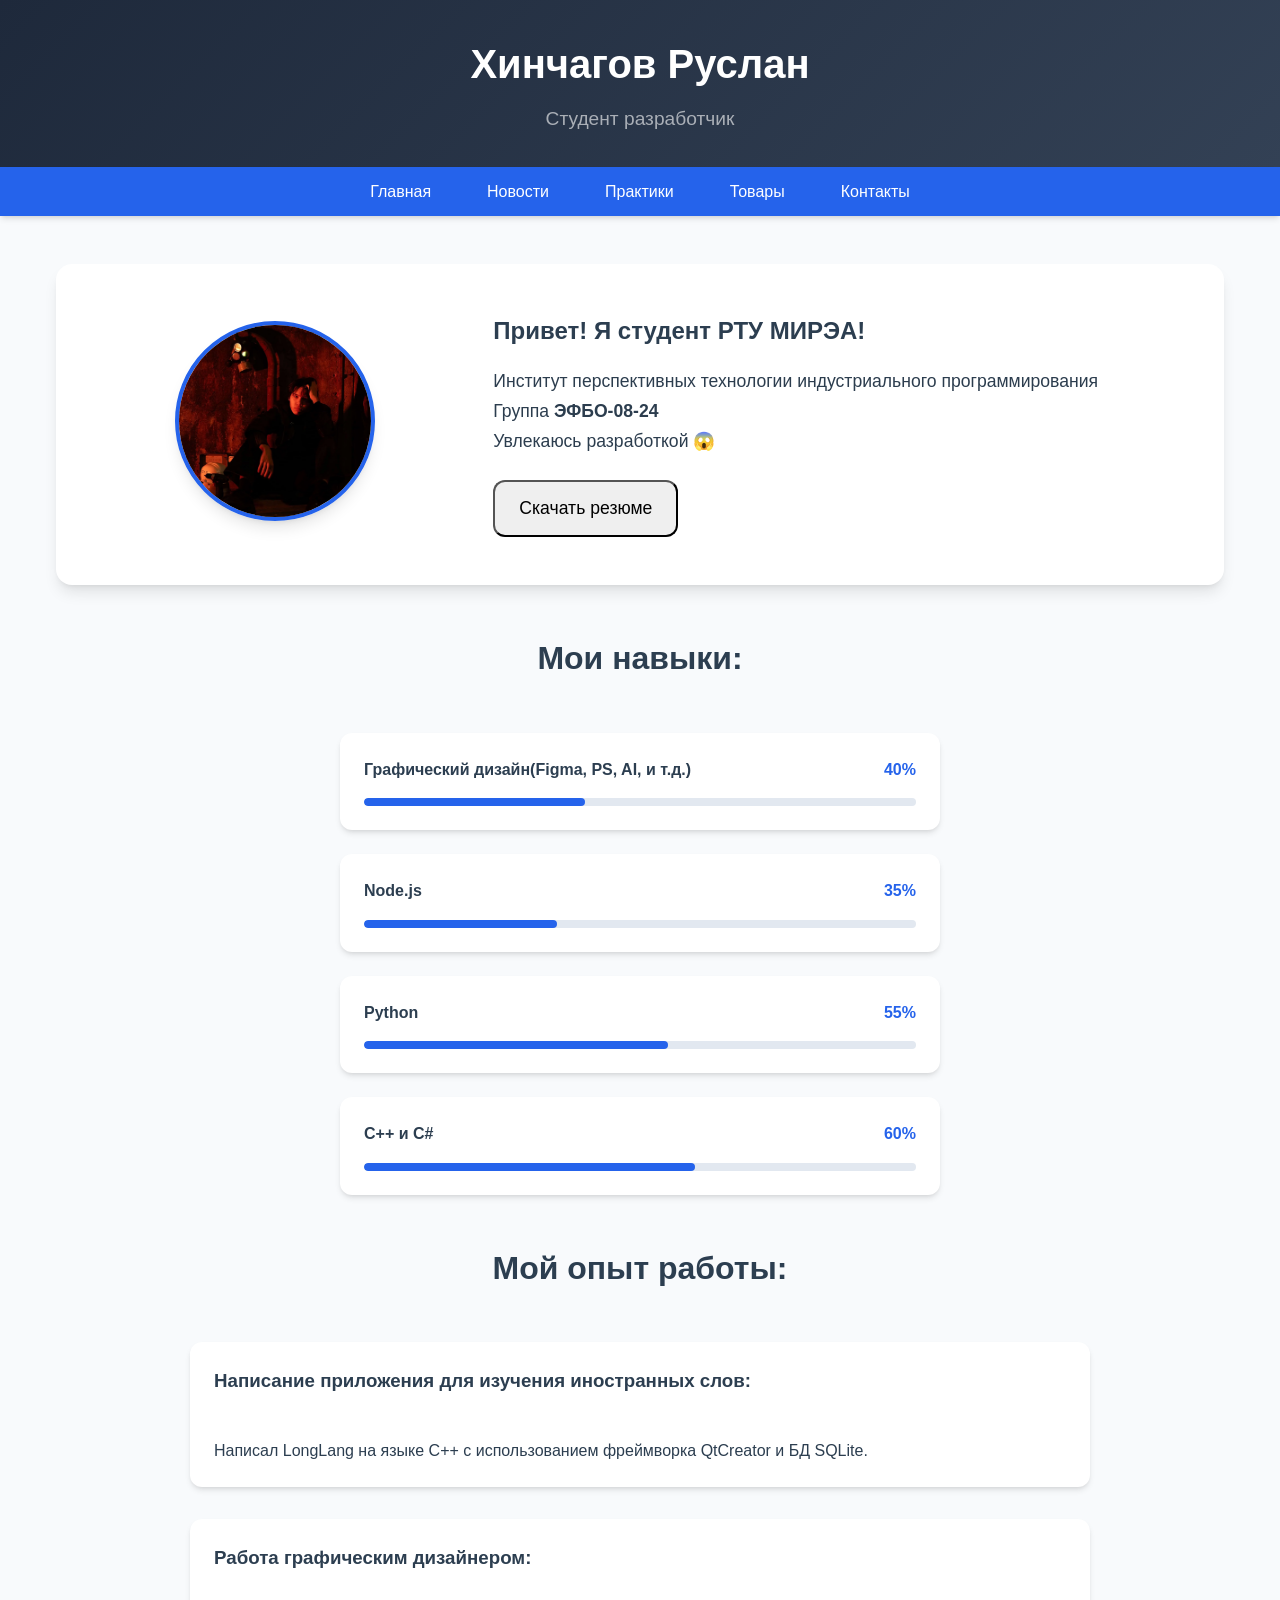
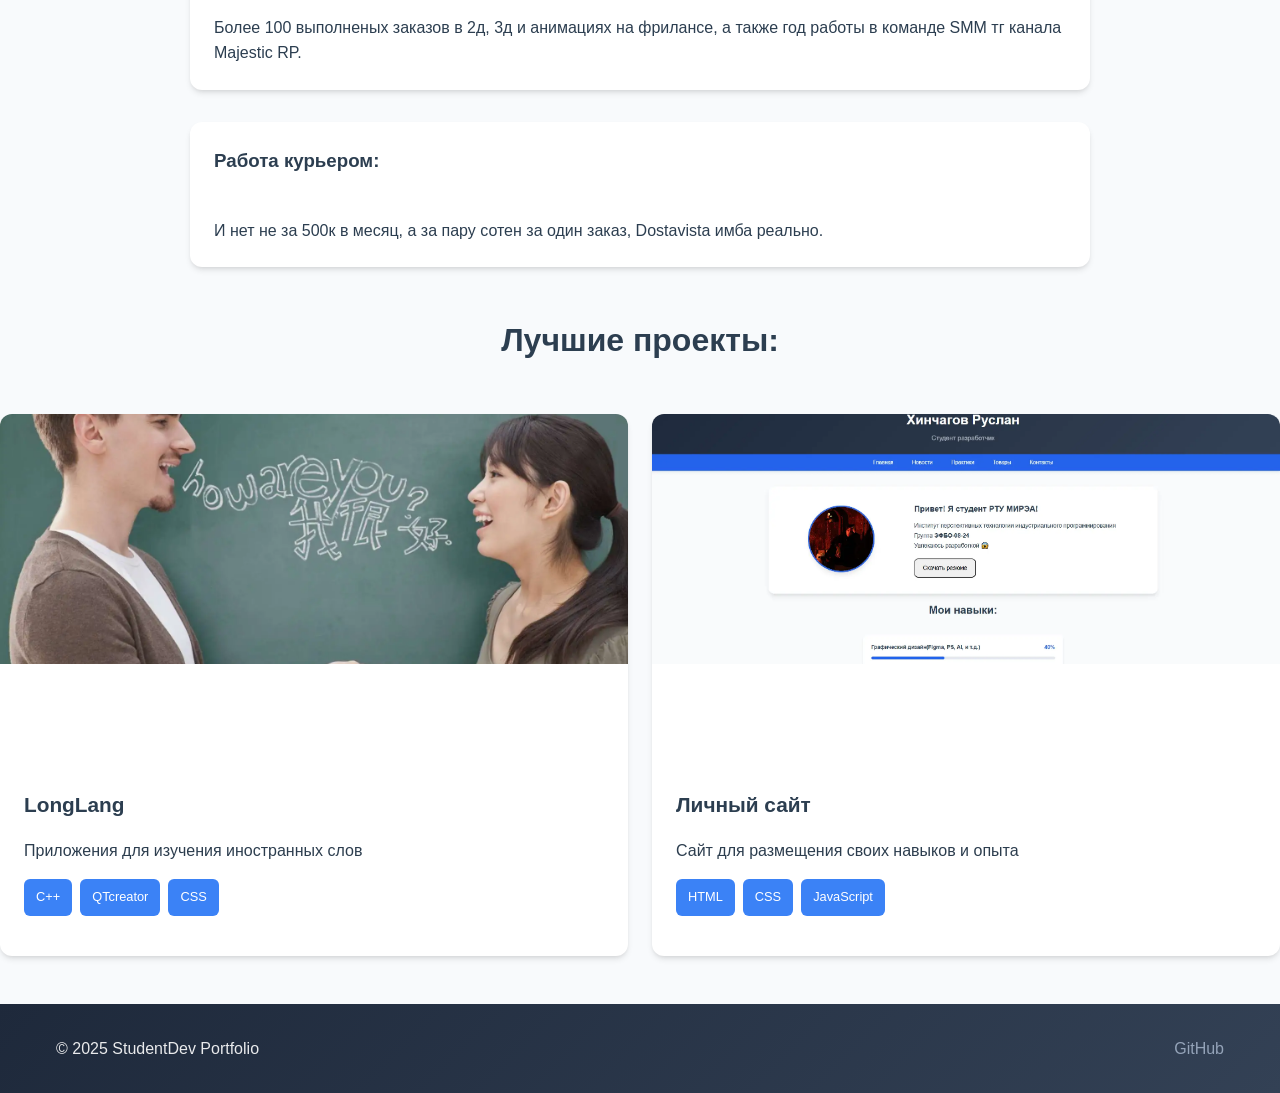
<file: index.html>
<!DOCTYPE html>
<html lang="en">
<head>
    <meta charset="UTF-8">
    <meta name="viewport" content="width=device-width, initial-scale=1.0">
    <title>About me</title>
    <link rel="stylesheet" href="style/styles.css">
</head>
    <body>

        <div class="page">

            <header class="header">
                <div class="container">
                    <div class="header__content">
                        <h1 class="header__title">Хинчагов Руслан</h1>
                        <p class="header__subtitle">Студент разработчик</p>
                    </div>
                </div>
            </header>

            <nav class="nav" aria-label="Основная навигация">
                <div class="container">
                    <ul class="nav__list">
                        <li class="nav__item">
                            <a class="nav__link" href="index.html" aria-current="page">Главная</a>
                        </li>
                        <li class="nav__item">
                            <a class="nav__link" href="pages/news.html">Новости</a>
                        </li>
                        <li class="nav__item">
                            <a class="nav__link" href="pages/practices.html">Практики</a>
                        </li>
                        <li class="nav__item">
                            <a class="nav__link" href="pages/goods.html">Товары</a>
                        </li>
                        <li class="nav__item">  
                            <a class="nav__link" href="pages/contacts.html">Контакты</a>
                        </li>
                    </ul>
                </div>
            </nav>

            <main class="main">
                
                <div class="container">
                    <section class="hero">
                        <div class="hero__content">
                            <div class="hero__image">
                                <picture>
                                    <source srcset="../images/photo.webp" type="image/webp">
                                    <source srcset="../images/photo.jpg" type="image/jpeg">
                                    <img src="../images/photo.jpg" alt="Фото студента" loading='lazy' class="hero__photo responsive-image">
                                </picture>
                            </div>
                            <div class="hero__info">
                                <h2 class="hero__greeting">Привет! Я студент РТУ МИРЭА!</h2>
                                <p class="hero__description">
                                    Институт перспективных технологии индустриального программирования<br>
                                    Группа <strong>ЭФБО-08-24</strong><br>
                                    Увлекаюсь разработкой &#128561;
                                </p>
                                <button class="button button--primary hero__button">
                                    Скачать резюме
                                </button>
                            </div>
                        </div>
                    </section>
                </div>

                <section class="skills">
                    <h2 class="section__title">Мои навыки:</h2>
                    <div class="skills__grid">
                        <div class="skill">
                            <div class="skill__header">
                                <span class="skill__name">Графический дизайн(Figma, PS, AI, и т.д.)</span>
                                <span class="skill__percent">40%</span>
                            </div>
                            <div class="skill__progress">
                                <div class="skill__progress-bar" style="width: 40%"></div>
                            </div>
                        </div>
                        <div class="skill">
                            <div class="skill__header">
                                <span class="skill__name">Node.js</span>
                                <span class="skill__percent">35%</span>
                            </div>
                            <div class="skill__progress">
                                <div class="skill__progress-bar" style="width: 35%"></div>
                            </div>
                        </div>
                        <div class="skill">
                            <div class="skill__header">
                                <span class="skill__name">Python</span>
                                <span class="skill__percent">55%</span>
                            </div>
                            <div class="skill__progress">
                                <div class="skill__progress-bar" style="width: 55%"></div>
                            </div>
                        </div>
                        <div class="skill">
                            <div class="skill__header">
                                <span class="skill__name">C++ и C#</span>
                                <span class="skill__percent">60%</span>
                            </div>
                            <div class="skill__progress">
                                <div class="skill__progress-bar" style="width: 60%"></div>
                            </div>
                        </div>
                    </div>
                </section>
                
                <section class="experience">
                    <h2 class="section__title">Мой опыт работы:</h2>
                    <div class="experience__grid">
                        <article class="experience-card">
                            <h3 class="experience-card__title">Написание приложения для изучения иностранных слов:</h3><br>
                            <p class="experience experience__desc">Написал LongLang на языке C++ с использованием фреймворка QtCreator и БД SQLite.</p>
                        </article>

                        <article class="experience-card">
                            <h3 class="experience-card__title">Работа графическим дизайнером:</h3><br>
                            <p class="experience experience__desc">Более 100 выполненых заказов в 2д, 3д и анимациях на фрилансе, а также год работы в команде SMM тг канала Majestic RP.</p>
                        </article>
                        
                        <article class="experience-card">
                            <h3 class="experience-card__title">Работа курьером:</h3><br>
                            <p class="experience experience__desc">И нет не за 500к в месяц, а за пару сотен за один заказ, Dostavista имба реально.</p>
                        </article>
                    </div>
                </section>


                <section class="project-preview">
                    <h2 class="section__title">Лучшие проекты: </h2>
                        <div class="projects-preview__grid">
                            <article class="project-card">
                                <div class="project-card__image">
                                    <picture>
                                        <source srcset="../images/pic1_projects.webp" type="image/webp">
                                        <source srcset="../images/pic1_projects.jpg" type="image/jpeg">
                                        <img src="../images/pic1_projects.jpg" alt="Тематичное фото" loading='lazy'>
                                    </picture>
                                </div>
                                <div class="project-card__content">
                                    <h3 class="project-card__title">LongLang</h3>
                                    <p class="project-card__description">
                                        Приложения для изучения иностранных слов
                                    </p>
                                    <div class="project-card__tags">
                                        <span class="tag">C++</span>
                                        <span class="tag">QTcreator</span>
                                        <span class="tag">CSS</span>
                                    </div>
                                </div>
                            </article>
                            <article class="project-card">
                                <div class="project-card__image">
                                    <picture>
                                        <source srcset="../images/pic2_projects.webp" type="image/webp">
                                        <source srcset="../images/pic2_projects.jpg" type="image/jpeg">
                                        <img src="../images/pic2_projects.jpg" alt="Тематичное фото" loading='lazy'>
                                    </picture>
                                </div>
                                <div class="project-card__content">
                                    <h3 class="project-card__title">Личный сайт</h3>
                                    <p class="project-card__description">
                                        Сайт для размещения своих навыков и опыта
                                    </p>
                                    <div class="project-card__tags">
                                        <span class="tag">HTML</span>
                                        <span class="tag">CSS</span>
                                        <span class="tag">JavaScript</span>
                                    </div>
                                </div>
                            </article>
                        </div>
                </section>


            </main>

            <footer class="footer">
                <div class="container">
                    <div class="footer__content">
                        <p class="footer__copyright">&copy; 2025 StudentDev Portfolio</p>
                        <div class="footer__links">
                            <a href="https://github.com/reborn-type" class="footer__link">GitHub</a>
                        </div>
                    </div>
                </div>
            </footer>
        </div>
    </body>
</html>
</file>
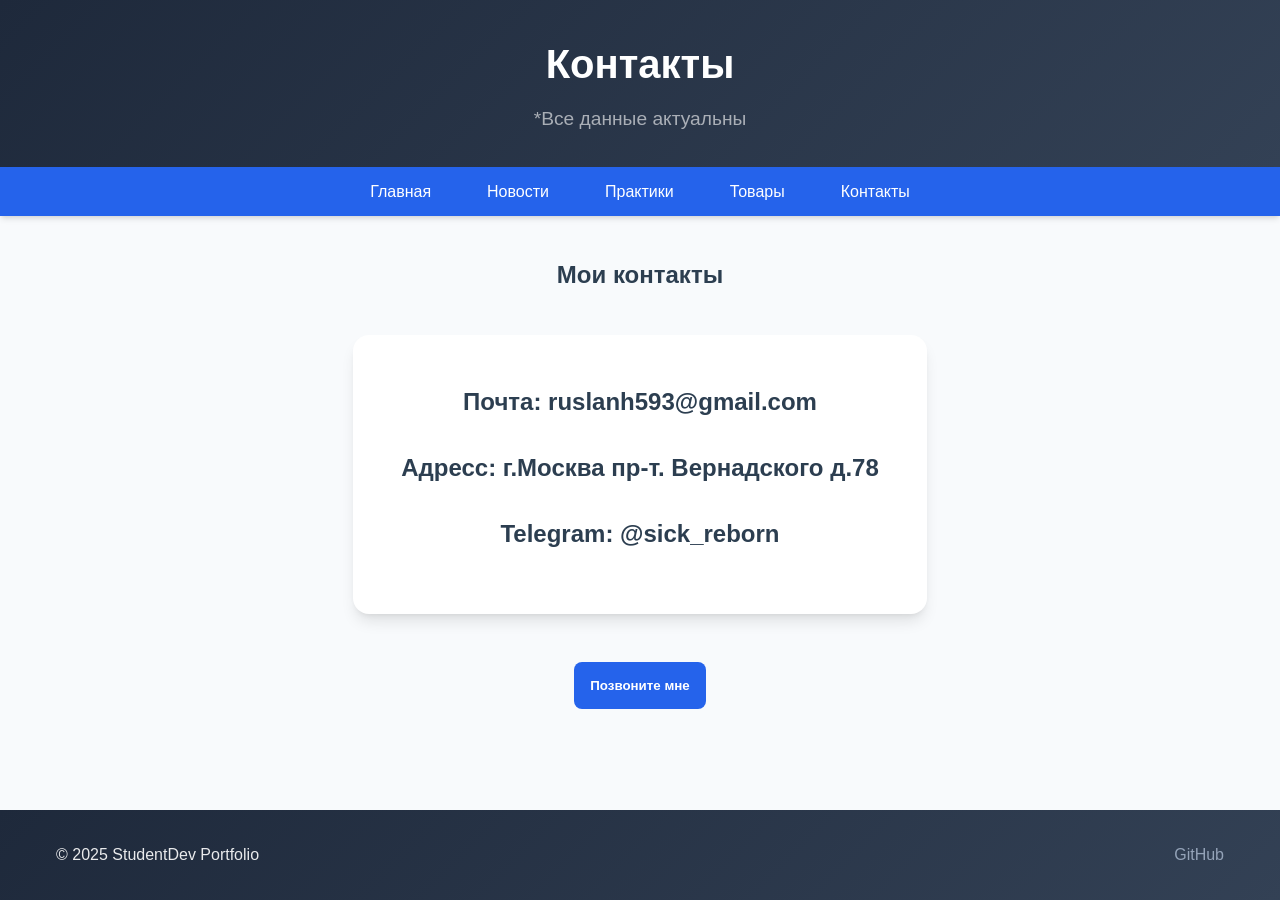
<file: pages/contacts.html>
<!DOCTYPE html>
<html lang="ru">
<head>
    <meta charset="UTF-8">
    <meta name="viewport" content="width=device-width, initial-scale=1.0">
    <title>Contacts</title>
    <link rel="stylesheet" href="../style/styles.css">
</head>
<body>
    <main class="page">
        <header class="header">
                <div class="container">
                    <div class="header__content">
                        <h1 class="header__title">Контакты</h1>
                        <p class="header__subtitle">*Все данные актуальны</p>
                    </div>
                </div>
            </header>
        <nav class="nav" aria-label="Основная навигация">
            <div class="container">
                <ul class="nav__list">
                    <li class="nav__item">
                        <a class="nav__link" href="../index.html" aria-current="page">Главная</a>
                    </li>
                    <li class="nav__item">
                        <a class="nav__link" href="news.html">Новости</a>
                    </li>
                    <li class="nav__item">
                        <a class="nav__link" href="practices.html">Практики</a>
                    </li>
                    <li class="nav__item">
                        <a class="nav__link" href="goods.html">Товары</a>
                    </li>
                    <li class="nav__item">
                        <a class="nav__link" href="contacts.html">Контакты</a>
                    </li>
                </ul>
            </div>
        </nav>

        <section class="contacts">
            <h1 class="contacts__header" aria-describedby="contacts-header">Мои контакты</h1>
            <p id="contacts-header" class="sr-only">Мои контакты</p>
            <div class="contacts__list">
                <article class="contact__item">
                    <p class="contact-item__title" aria-describedby="contats-item-1" aria-hidden="true">Почта: ruslanh593@gmail.com</p>
                    <p id="contacts-item-1" class="sr-only" tabindex="-1">Почта: ruslanh593@gmail.com</p>
                </article>
                <article class="contact__item">
                    <p class="contact-item__title" aria-describedby="contats-item-2" aria-hidden="true">Адресс: г.Москва пр-т. Вернадского д.78</p>
                    <p id="contacts-item-2" class="sr-only" tabindex="-1">Адресс: г.Москва пр-т. Вернадского д.78</p>
                </article>
                <article class="contact__item">
                    <p class="contact-item__title" aria-hidden="true" aria-describedby="contats-item-3">Telegram: @sick_reborn</p>
                    <p id="contacts-item-3" class="sr-only" tabindex="-1">Telegram: @sick_reborn</p>
                </article>
            </div>
            <button type="submit" onclick="contactModal.showModal()" class="call-me-button">Позвоните мне</button>
        </section>
        
        <footer class="footer">
                <div class="container">
                    <div class="footer__content">
                        <p class="footer__copyright">&copy; 2025 StudentDev Portfolio</p>
                        <div class="footer__links">
                            <a href="https://github.com/reborn-type" class="footer__link">GitHub</a>
                        </div>
                    </div>
                </div>
        </footer>

        <dialog id="modal" role="dialog" aria-modal="true" aria-labelledby="modal-title" tabindex="-1">
            <div class="modal__header">
                <h2 id="modal-title">Форма обратной связи</h2>
            </div>

            <div class="modal__content">
                <form id="feedbackForm" method="dialog">
                    <div class="form-group">
                        <label for="name">Имя <span class="required" aria-hidden="true">*</span></label>
                        <input type="text" id="name" name="name" aria-required="true" required placeholder="Введите ваше имя" aria-describedby="nameHelp">
                    </div>
                    <div class="form-group">
                        <label for="phone">Телефон <span class="required" aria-hidden="true">*</span></label>
                        <input type="text" id="phone" name="phone" aria-required="true" required placeholder="+7(XXX)XXX-XX-XX" aria-describedby="phoneHelp">
                        <p id="phoneHelp" class="sr-only" tabindex="-1">Введите ваш номер телефона</p>
                    </div>
                    <div class="form-group">
                        <label for="email">Почта <span class="required" aria-hidden="true">*</span></label>
                        <input type="text" id="email" name="email" aria-required="true" required placeholder="example@email.ru" aria-describedby="emailHelp">
                        <p id="emailHelp" class="sr-only" tabindex="-1">Введите ваш адресс электронной почты</p>
                    </div>
                    <div class="form-group">
                        <select id="category" name="category" aria-required="true" required>
                            <option value="">Выберите категорию</option>
                            <option value="technical">Техническая поддержка</option>
                            <option value="commercial">Коммерческое предложение</option>
                            <option value="cooperation">Сотрудничество</option>
                            <option value="complaint">Жалоба</option>
                            <option value="suggestion">Предложение</option>
                            <option value="other">Другое</option>
                        </select>
                    </div>

                    <div class="form-group">
                        <label for="message">Текст обращения <span class="required" aria-hidden="true">*</span></label>
                        <textarea id="message" name="message" required placeholder="Опишите вашу проблему" aria-describedby="textHelp"></textarea>
                        <p id="textHelp" class="sr-only" tabindex="-1">Введите текст вашего обращения</p>
                    </div>

                    <div class="modal-actions">
                        <button type="submit" class="btn btn-secondary" aria-label="Закрыть диалоговое окно" autofocus onclick="closeForm()">
                            <span class="icon">x</span>
                            <span class="sr-only" tabindex="-1">Закрыть диалоговое окно</span>
                            Отмена
                        </button>
                        <button type="button" class="btn btn-primary" id="submitbtn" aria-label="Отправить форму обратной связи" onclick="submitForm()">
                            <span class="sr-only" tabindex="-1">Отправить форму обратной связи</span>
                            Отправить
                        </button>
                    </div>
                </form>
            </div>
        </dialog>
            <script>

                previousActiveElement = document.activeElement;
                const contactModal = document.getElementById('modal');
                contactModal.focus();

                document.querySelectorAll('body > *:not(#modal):not(.overlay)').forEach(el => {
                    el.setAttribute('inert', '');
                  });


                modal.addEventListener('keydown', function(event) {
                    if (event.key === 'Tab') {
                            const focusableElements = modal.querySelectorAll(
                            'button, [href], input, select, textarea, [tabindex]:not([tabindex="-1"])'
                            );
                            const firstElement = focusableElements[0];
                            const lastElement = focusableElements[focusableElements.length - 1];
                        
                            // Зацикливаем фокус внутри модалки
                            if (event.shiftKey && document.activeElement === firstElement) {
                                event.preventDefault();
                                lastElement.focus();
                            } else if (!event.shiftKey && document.activeElement === lastElement) {
                                event.preventDefault();
                                firstElement.focus();
                        }
                    }
                });
                
                function handleEscape(event) {
                    if (event.key === 'Escape') {
                        closeModal();
                    }
                }

                document.addEventListener('keydown', handleEscape);

                function closeForm(){
                    const form = document.getElementById('feedbackForm');
                    contactModal.close();
                    form.reset();
                    document.querySelectorAll('[inert]').forEach(el => {
                        el.removeAttribute('inert');
                      });                      
                };
                // Функция для отправки формы
                function submitForm() {
                    const form = document.getElementById('feedbackForm');
                    const formData = new FormData(form);
                    
                    // Простая валидация
                    if (!form.checkValidity()) {
                        form.reportValidity();
                        return;
                    }

                    // Собираем данные формы
                    const data = {
                        name: formData.get('name'),
                        phone: formData.get('phone'),
                        email: formData.get('email'),
                        category: formData.get('category'),
                        message: formData.get('message')
                    };

                    // В реальном приложении здесь был бы AJAX-запрос
                    console.log('Данные формы:', data);
                    
                    // Показываем уведомление об успешной отправке
                    alert('Спасибо! Ваше обращение отправлено. Мы свяжемся с вами в ближайшее время.');
                    
                    // Закрываем модальное окно
                    contactModal.close();
                    
                    // Очищаем форму
                    form.reset();
                }

                // Закрытие модального окна по клику на фон
                document.getElementById('submit').addEventListener('click', function(event) {
                    if (event.target === this) {
                        this.close();
                    }
                });

                //Обработка отправки формы через Enter (предотвращаем стандартное поведение)
                document.getElementById('feedbackForm').addEventListener('keypress', function(event) {
                    if (event.key === 'Enter' && (event.target.tagName !== 'TEXTAREA' && event.target.id ==='submitbtn')) {
                        submitForm();
                        event.preventDefault();
                    }
                });
            </script>
    </main>
</body>
</html>
</file>
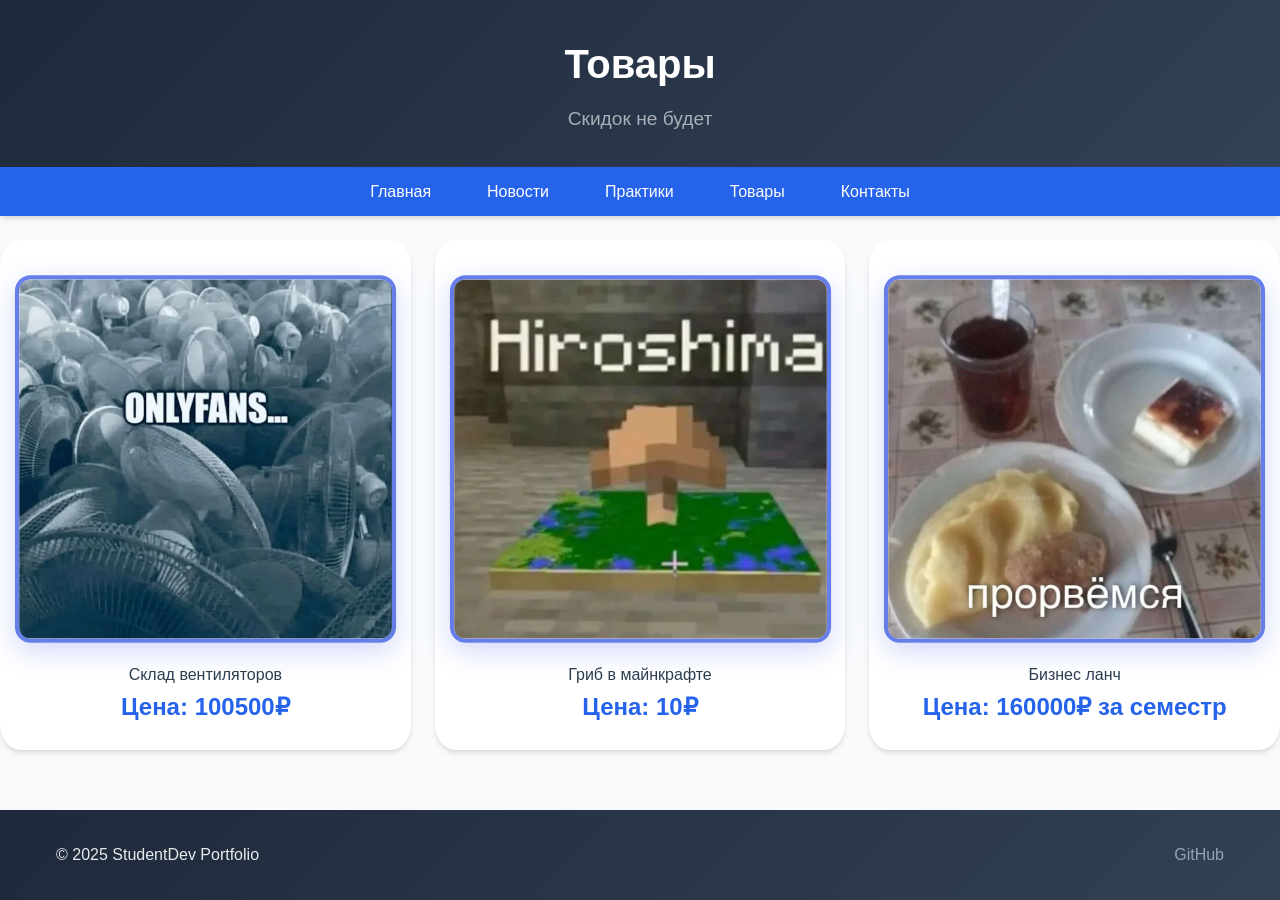
<file: pages/goods.html>
<!DOCTYPE html>
<html lang="en">
<head>
    <meta charset="UTF-8">
    <meta name="viewport" content="width=device-width, initial-scale=1.0">
    <title>Goods</title>
    <link rel="stylesheet" href="../style/styles.css">
</head>
<body>
    <main class="page">

        <header class="header">
                <div class="container">
                    <div class="header__content">
                        <h1 class="header__title">Товары</h1>
                        <p class="header__subtitle">Скидок не будет</p>
                    </div>
                </div>
            </header>

            <nav class="nav" aria-label="Основная навигация">
                <div class="container">
                    <ul class="nav__list">
                        <li class="nav__item">
                            <a class="nav__link" href="../index.html" aria-current="page">Главная</a>
                        </li>
                        <li class="nav__item">
                            <a class="nav__link" href="news.html">Новости</a>
                        </li>
                        <li class="nav__item">
                            <a class="nav__link" href="practices.html">Практики</a>
                        </li>
                        <li class="nav__item">
                            <a class="nav__link" href="goods.html">Товары</a>
                        </li>
                        <li class="nav__item">
                            <a class="nav__link" href="contacts.html">Контакты</a>
                        </li>
                    </ul>
                </div>
        </nav>


        <section class="goods">
            <div class="goods__grid">
                <article class="goods-card">
                    <picture>
                        <source srcset="../images/goods__pic-1.webp" type="image/webp">
                        <source srcset="../images/goods__pic-1.jpg" type="image/jpeg">
                        <img class="goods__image" loading="lazy" src="../images/goods__pic-1.jpg" alt="photo">
                    </picture>
                    <p class="goods__title">Склад вентиляторов</p>
                    <h2 class="goods__price">Цена: 100500₽</h2>
                </article>
                <article class="goods-card">
                    <picture>
                        <source srcset="../images/goods__pic-2.webp" type="image/webp">
                        <source srcset="../images/goods__pic-2.jpg" type="image/jpeg">
                        <img class="goods__image" loading="lazy" src="../images/goods__pic-2.jpg" alt="photo">
                    </picture>
                    <p class="goods__title">Гриб в майнкрафте</p>
                    <h2 class="goods__price">Цена: 10₽</h2>
                </article>
                <article class="goods-card">
                    <picture>
                        <source srcset="../images/goods__pic-3.webp" type="image/webp">
                        <source srcset="../images/goods__pic-3.jpg" type="image/jpeg">
                        <img class="goods__image" loading="lazy" src="../images/goods__pic-3.jpg" alt="photo">
                    </picture>
                    <p class="goods__title">Бизнес ланч</p>
                    <h2 class="goods__price">Цена: 160000₽ за семестр</h2>
                </article>
            </div>
        </section>

        <footer class="footer">
                <div class="container">
                    <div class="footer__content">
                        <p class="footer__copyright">&copy; 2025 StudentDev Portfolio</p>
                        <div class="footer__links">
                            <a href="https://github.com/reborn-type" class="footer__link">GitHub</a>
                        </div>
                    </div>
                </div>
        </footer>
    </main>
</body>
</html>
</file>
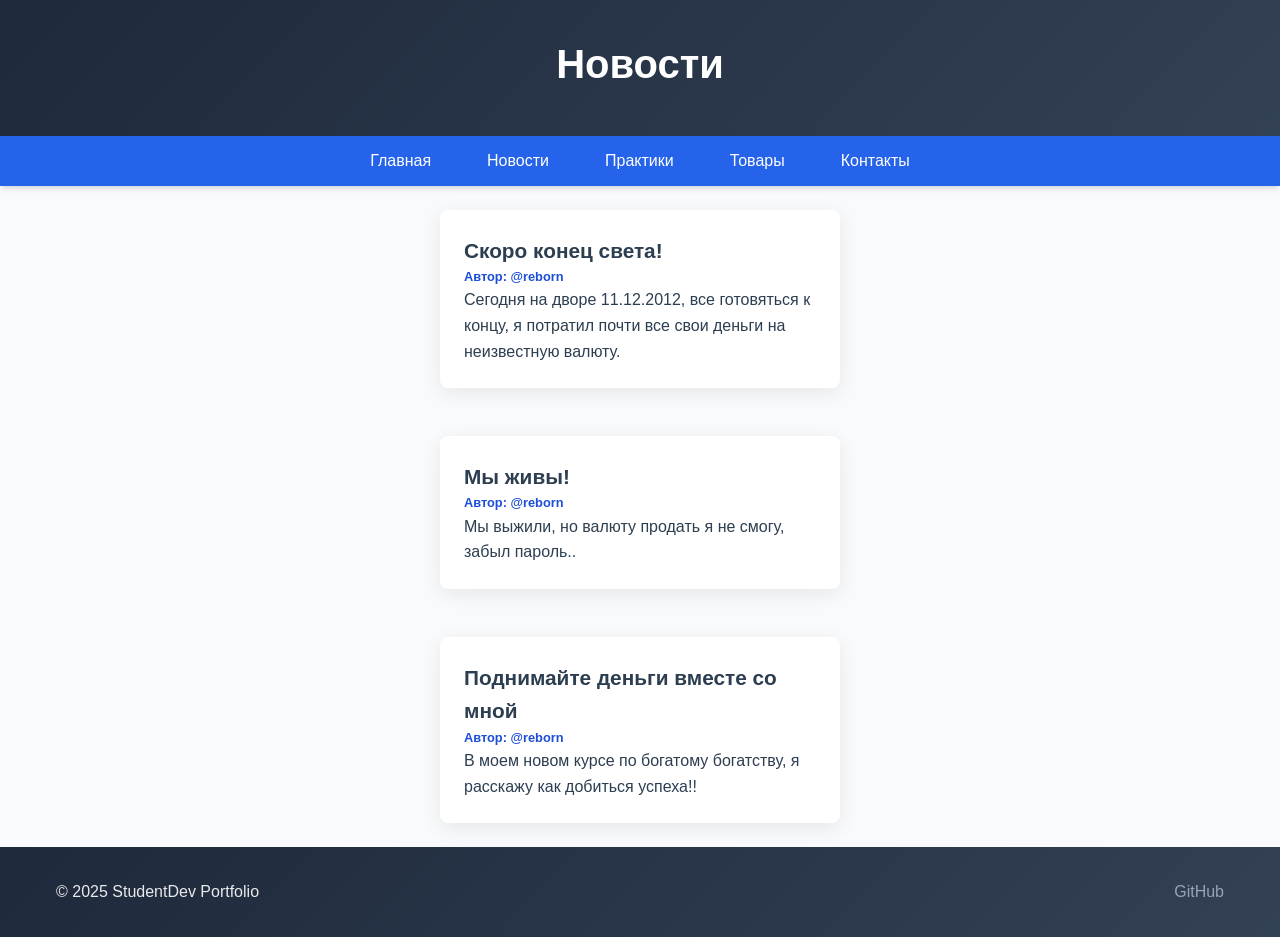
<file: pages/news.html>
<!DOCTYPE html>
<html lang="en">
<head>
    <meta charset="UTF-8">
    <meta name="viewport" content="width=device-width, initial-scale=1.0">
    <title>News Page</title>
    <link rel="stylesheet" href="../style/styles.css">
</head>

 <main class="page">

        <header class="header">
                <div class="container">
                    <div class="header__content">
                        <h1 class="header__title">Новости</h1>
                        <p class="header__subtitle"></p>
                    </div>
                </div>
            </header>

            <nav class="nav" aria-label="Основная навигация">
                <div class="container">
                    <ul class="nav__list">
                        <li class="nav__item">
                            <a class="nav__link" href="../index.html" aria-current="page">Главная</a>
                        </li>
                        <li class="nav__item">
                            <a class="nav__link" href="news.html">Новости</a>
                        </li>
                        <li class="nav__item">
                            <a class="nav__link" href="practices.html">Практики</a>
                        </li>
                        <li class="nav__item">
                            <a class="nav__link" href="goods.html">Товары</a>
                        </li>
                        <li class="nav__item">
                            <a class="nav__link" href="contacts.html">Контакты</a>
                        </li>
                    </ul>
                </div>
    </nav>

<div class="section">
    <div class="news">
        <div class="news__card">
            <h5 class="news__title">Скоро конец света!</h5>
            <h6 class="news__subtitle">Автор: @reborn</h6>
            <p class="news__text">
                Сегодня на дворе 11.12.2012, все готовяться к концу, я потратил почти все свои деньги на неизвестную валюту.
            </p>
        </div>

        <div class="news__card">
            <h5 class="news__title">Мы живы!</h5>
            <h6 class="news__subtitle">Автор: @reborn</h6>
            <p class="news__text">
                    Мы выжили, но валюту продать я не смогу, забыл пароль..
            </p>
        </div>

        <div class="news__card">
            <h5 class="news__title">Поднимайте деньги вместе со мной</h5>
            <h6 class="news__subtitle">Автор: @reborn</h6>
            <p class="news__text">
                    В моем новом курсе по богатому богатству, я расскажу как добиться успеха!!
            </p>
        </div>
    </div>
</div>

    <footer class="footer">
        <div class="container">
            <div class="footer__content">
                <p class="footer__copyright">&copy; 2025 StudentDev Portfolio</p>
                <div class="footer__links">
                    <a href="https://github.com/reborn-type" class="footer__link">GitHub</a>
                </div>
            </div>
        </div>
    </footer>
</main>
</body>
</html>
</file>
<file: style/styles.css>
/* CSS переменные */
:root {
    --primary-color: #2563eb;
    --primary-dark: #1d4ed8;
    --primary-light: #3b82f6;
    --secondary-color: #64748b;
    --accent-color: #f59e0b;
    --success-color: #10b981;
    --warning-color: #f59e0b;
    --error-color: #ef4444;
    
    --text-primary: #2c3e50;
    --text-secondary: #2c3d4e;
    --text-light: #94a3b8;
    --text-white: #ffffff;

    --bg-body: #f8fafc;
    --bg-card: #ffffff; 
    --bg-header: #1e293b;
    --bg-footer: #1e293b;

    --gradient-primary: linear-gradient(135deg, var(--primary-color), var(--primary-dark));
    --gradient-dark: linear-gradient(135deg, var(--bg-header), #334155);

    --shadow-sm: 0 1px 2px 0 rgb(0 0 0 / 0.05); 
    --shadow-md: 0 4px 6px -1px rgb(0 0 0 / 0.1), 0 2px 4px -2px rgb(0 0 0 / 0.1);
    --shadow-lg: 0 10px 15px -3px rgb(0 0 0 / 0.1), 0 4px 6px -4px rgb(0 0 0 / 0.1);

    --radius-sm: 0.375rem; 
    --radius-md: 0.5rem;
    --radius-lg: 0.75rem;
    --radius-xl: 1rem; 

    --space-xs: 0.5rem; 
    --space-sm: 0.75rem; 
    --space-md: 1rem; 
    --space-lg: 1.5rem; 
    --space-xl: 2rem; 
    --space-2xl: 3rem;

    --transition: all 0.3s ease;
}

/* Базовые стили */
* {
    margin: 0;
    padding: 0;
    box-sizing: border-box;
}

body {
    font-family: Arial, sans-serif;
    line-height: 1.6;
    color: var(--text-primary);
    background-color: var(--bg-body);
}

.container {
    max-width: 1200px;
    margin: 0 auto; 
    padding: 0 var(--space-md);
}

/* Блок page */
.page {
    min-height: 100vh;
    display: flex;
    flex-direction: column;
}

/* Блок header */
.header {
    background: var(--gradient-dark);
    color: var(--text-white);
    padding: var(--space-xl) 0;
    text-align: center;
}

.header__content {
    max-width: 600px;
    margin: 0 auto;
}

.header__title {
    font-size: 2.5rem;
    font-weight: 700;
    margin-bottom: var(--space-xs);
}

.header__subtitle {
    font-size: 1.2rem; 
    opacity: 0.6;
}

/* Блок nav */
.nav {
    background: var(--primary-color);
    position: sticky;
    top: 0;
    z-index: 100; 
    box-shadow: var(--shadow-md);
}

.nav__list {
    list-style: none;
    display: flex;
    justify-content: center;
    gap: var(--space-lg);
    padding: var(--sapce-md) 0; 
}

.nav__item {
    margin: 0;
    cursor: pointer;
}

.nav__link:focus {
    outline: none;
    border-color: #0066cc;
    background: #e6f3ff;
}

.nav-link[aria-current="page"] {
            background: #0066cc;
            color: white;
}

.nav__link {
    display: block;
    padding: var(--space-sm) var(--space-md);
    color: var(--text-white);
    text-decoration: none;
    border-radius: var(--radius-md);
    transition: var(--transition);
    font-weight: 500;
}

.nav__link:hover {
    background: rgba(255, 255, 255, 0.1);
    transform: translateY(-1px);
}

/* Модификатор --active */
.nav__item--active .nav__link {
    background: rgba(255, 255, 255, 0.1);
    font-weight: 600;
}

/* Блок main */
.main {
    flex: 1; 
    padding: var(--space-2xl) 0;
}

.section__title {
    margin-top: var(--space-2xl);
    font-size: 2rem;
    font-weight: 700; 
    color: var(--text-primary);
    text-align: center; 
    margin-bottom: var(--space-2xl);
}

.hero {
    margin-bottom: var(--space-lg);
}

.hero__content { 
    display: grid;
    grid-template-columns: 1fr 2fr;
    gap: var(--space-2xl);
    align-items: center;
    background: var(--bg-card);
    padding: var(--space-2xl); 
    border-radius: var(--radius-xl); 
    box-shadow: var(--shadow-lg); 
}

.hero__image {
    text-align: center;
}

.hero__photo {
    width: 200px; 
    height: 200px;
    border-radius: 50%; 
    object-fit: cover;
    border: 4px solid var(--primary-color);
    box-shadow: var(--shadow-lg);
}

.hero__greeting { 
    font-size: 1.8 rem; 
    font-weight: 600; 
    color: var(--text-primary);
    margin-bottom: var(--space-md);
}

.hero__description {
    font-size: 1.1rem;
    color: var(--text-secondary); 
    line-height: 1.7;
    margin-bottom: var(--space-lg);
}

.hero__button {
    border-radius: var(--radius-lg);
    font-size: 1.1rem; 
    padding: var(--space-md) var(--space-lg);
}

/* Блок skills */
.skills {
    margin-bottom: var(--space-lg);
}


.skills__grid {
    display: grid;
    gap: var(--space-lg);
    max-width: 600px;
    margin: 0 auto; 
}

.skill {
    background: var(--bg-card);
    padding: var(--space-lg);
    border-radius: var(--radius-lg);
    box-shadow: var(--shadow-md);
}

.skill:hover {
    transform: translateY(-3px);
}

.skill__header {
    display: flex;
    justify-content: space-between;
    align-items: center;
    margin-bottom: var(--space-md);
}

.skill__name {
    font-weight: 600;
    color: var(--text-primary)
}

.skill__percent {
    font-weight: 600;
    color: var(--primary-color)
}

.skill__progress { 
    height: 8px;
    background: #e2e8f0;
    border-radius: var(--radius-sm);
    overflow: hidden;
}

.skill__progress-bar {
    height: 100%;
    background: var(--primary-color); 
    border-radius: var(--radius-sm);
    transition: width 1s ease-in-out;
}

/* Блок projects */
.experience__title {
    color: var(--color-main);
    margin-bottom: var(--space-md);
    font-size: 1.5rem;
}

.experience__grid {
    display: grid;
    gap: var(--space-xl);
    max-width: 900px;
    margin: 0 auto;
}

.experience-card {
    background: var(--bg-card);
    padding: var(--space-lg);
    border-radius: var(--radius-lg);
    box-shadow: var(--shadow-md);
    transition: transform 0.3s;
}

.experience-card:hover {
    transform: translateY(-5px);
}

.experience-card__title {
    color: var(--color-main);
    margin-bottom: var(--space-md);
}

.experience-card__desc {
    color: var(--color-light);
}

.projects-preview {
    margin-bottom: var(--space-2xl);
}

.projects-preview__grid {
    display: grid;
    grid-template-columns: repeat(auto-fit, minmax(300px, 1fr));
    gap: var(--space-lg);
}

/* Project Card */
.project-card {
    background: var(--bg-card);
    border-radius: var(--radius-lg);
    overflow: hidden;
    box-shadow: var(--shadow-md);
    transition: var(--transition);
}

.project-card:hover {
    transform: translateY(-4px);
    box-shadow: var(--shadow-lg);
}

.project-card__image {
    height: 200px;
    overflow: hidden;
}

.project-card__image img {
    width: 100%;
    height: 250px;
    object-fit: cover;
    transition: var(--transition);
}

.project-card:hover .project-card__image img {
    transform: scale(1.05);
}

.project-card__content {
    padding: var(--space-lg);
}

.project-card__title {
    font-size: 1.3rem;
    font-weight: 600;
    color: var(--text-primary);
    margin-bottom: var(--space-md);
}

.project-card__description {
    color: var(--text-secondary);
    line-height: 1.6;
    margin-bottom: var(--space-md);
}

.project-card__tags {
    display: flex;
    flex-wrap: wrap;
    gap: var(--space-xs);
    margin-bottom: var(--space-md);
}

.tag {
    display: inline-block;
    padding: var(--space-xs) var(--space-sm);
    background: var(--primary-light);
    color: var(--text-white);
    border-radius: var(--radius-sm);
    font-size: 0.8rem;
    font-weight: 500;
}



/* Блок footer */
.footer {
    background: var(--gradient-dark);
    color: var(--text-white);
    padding: var(--space-xl) 0;
    margin-top: auto;
}

.footer__content {
    display: flex;
    justify-content: space-between;
    align-items: center;
    flex-wrap: wrap; 
    gap: var(--space-md); 
}

.footer__copyright {
    margin: 0; 
    opacity: 0.9;
}

.footer__links {
    display: flex;
    gap: var(--space-lg)
}

.footer__link {
    color: var(--text-light); 
    text-decoration: none;
    transition: var(--transition);
}

.footer__link:hover {
    color: var(--text-white)
}


/* Блок contacts */
.contacts {
    
    background: var(--color-white);
    padding: var(--space-lg);
    border-radius: var(--radius);
    box-shadow: var(--shadow);
    display: flex;
    flex-direction: column;
}

.contacts__header {
    text-align: center;
    color: var(--color-light);
    padding: var(--space-md);
    margin-bottom: var(--space-lg);
}

.contacts__title {
    color: var(--color-main);
    margin-bottom: var(--space-md);
    font-size: 1.5rem;
}

.contacts__list {
    background: var(--bg-card);
    padding: var(--space-2xl); 
    border-radius: var(--radius-xl); 
    box-shadow: var(--shadow-lg); 
    text-align: center;
    margin: auto;
    display: flex;
    flex-direction: column;
    gap: var(--space-md);
    max-width: 600px;
}

/* Блок contact-item */
.contact-item {
    padding: var(--space-md);
    background: var(--color-light);
    border-radius: var(--radius);
    text-align: center;
}

.contact-item__title {
    color: var(--color-main);
    margin-bottom: var(--space-sm);
    font-size: 1.5rem;
    font-weight: 600;
}

.contact-item__value {
    color: var(--color-accent);
    font-weight: bold;
}

.news {
    display: flex;
    flex-direction: column;
}

.news__card {
    background: var(--bg-card); /* Белый фон карточки */
    padding: var(--space-lg); /* Внутренние отступы */
    margin: var(--space-lg) auto; /* Вертикальные отступы */
    border-radius: var(--radius-md); /* Скругленные углы */
    box-shadow: 0 5px 20px rgba(0,0,0,0.08); /* Легкая тень */ 
    transition: var(--transition);
    min-width: 200px;
    max-width: 400px;
}

.news__title {
    font-size: 1.3rem;
    color: var(--color-main)
}

.news__subtitle {
    color: var(--primary-dark);
    font-size: 0.8rem; 
}


.goods__grid {
    display: flex;
    gap: var(--space-lg);
    justify-content: center;
    flex-wrap: wrap;
}


.goods-card {
    background-color: var(--bg-card);
    padding: var(--space-lg);
    text-align: center;
    border-radius: 5%;
    margin: var(--space-lg) auto 0;
    flex: 1 1 280px; /* карточка минимально 280px, но может расти */
    max-width: 500px; /* максимум по ширине */
    box-sizing: border-box;
    box-shadow: var(--shadow-md);
}

.goods__title{
    font-weight: 300;
}

.goods__image{
    width: 100%; /* Фиксированная ширина фото */
    height: 250px; 
    object-fit: cover;/* Фиксированная высота фото */
    border-radius: 15px; /* Скругленные углы фото */
    object-fit: cover; /* Обрезка фото для сохранения пропорций */
    margin: 20px auto; /* Центрирование и отступы */
    border: 4px solid #667eea; /* Синяя рамка вокруг фото */
    box-shadow: 0 8px 25px rgba(102, 126, 234, 0.3);    
    transition: var(--transition);
}

.goods__image {
    transform: scale(1.05);
}

.goods__price{
    color:var(--primary-color);
}



.call-me-button{
    background: var(--primary-color);
    color: var(--text-white);
    padding: var(--space-md);
    border-radius: var(--radius-md);
    font-weight: 600;
    margin-top: var(--space-2xl);
    margin: var(--space-2xl) auto;
    border: none;
}

.call-me-button:hover {
    background-color: var(--primary-dark);
    color: var(--text-white);
}


dialog::backdrop {
    background: rgba(0, 0, 0, 0.6);
    animation: fadeIn 0.3s ease;
}

dialog {
    border: none;
    border-radius: var(--radius-md);
    padding: 0;
    box-shadow: var(--shadow-md);
    animation: slideIn 0.3s ease;
    max-width: 500px;
    width: 90vw;
    max-height: 90vh;
    overflow-y: auto;
    margin: auto;
}

.modal__header {
    background: var(--primary-color);
    color: var(--color-light);
    padding: var(--space-md);
    border-radius: var(--radius-md);
    margin: 0;
}

.modal__header h2 {
    margin: 0;
    color: white;
    font-size: 1.5rem;
}

.modal__content {
    padding: var(--space-lg);
}

.form-group {
    margin-left: var(--space-md);
    margin-right: var(--space-md); 
    margin-bottom: var(--space-lg);
}

.form-group label {
    display: block;
    margin-bottom: var(--space-xs);
    font-weight: 600;
    color: #2c3e50;
}

.form-group input,
.form-group select,
.form-group textarea {
    width: 100%;
    padding: var(--space-sm);
    border: 2px solid #e9ecef;
    border-radius: 6px;
    font-size: 1rem;
    transition: border-color 0.3s ease;
    box-sizing: border-box;
}

.form-group input:focus,
.form-group select:focus,
.form-group textarea:focus {
    outline: none;
    border-color: #667eea;
}

.form-group textarea {
    min-height: 100px;
    resize: vertical;
}

.modal {
    display: flex;
    gap: var(--space-md);
    justify-content: flex-end;
    margin-top: 2rem;
    margin-right: 1rem;
    margin-bottom: 1rem;
}

.btn {
    padding: 0.75rem 1.5rem;
    border: none;
    border-radius: 6px;
    cursor: pointer;
    font-size: 1rem;
    transition: all 0.3s ease;
    font-weight: 600;
    
}

.btn-primary {
    background: var(--primary-color);
    color: white;
}

.sr-only {
    position: absolute;
    width: 1px;
    height: 1px;
    padding: 0;
    margin: -1px;
    overflow: hidden;
    clip: rect(0, 0, 0, 0);
    white-space: nowrap;
    border: 0;
}

.icon {
    font-size: 20px;
    margin-right: 8px;
}

.btn-primary:hover {
    transform: translateY(-2px);
    box-shadow: 0 5px 15px rgba(102, 126, 234, 0.4);
    background: var(--primary-dark);
}



.btn-secondary {
    background: #f8f9fa;
    color: var(--text-primary);
    border: var(--color-light);
}

.btn-secondary:hover {
    background: #e9ecef;
}

.btn-secondary:focus {
    outline: none;
    border-color: #0066cc;
    box-shadow: 0 0 0 3px rgba(0, 102, 204, 0.3);
}

input:focus {
    outline: none;
    border-color: #0066cc;
    box-shadow: 0 0 0 3px rgba(0, 102, 204, 0.3);
}

textarea:focus {
    outline: none;
    border-color: #0066cc;
    box-shadow: 0 0 0 3px rgba(0, 102, 204, 0.3);
}

select:focus {
    outline: none;
    border-color: #0066cc;
    box-shadow: 0 0 0 3px rgba(0, 102, 204, 0.3);
}

.required {
    color: #e74c3c;
}




@keyframes fadeIn {
    from { opacity: 0; }
    to { opacity: 1; }
}

@keyframes slideIn {
    from { 
        opacity: 0;
        transform: translateY(-50px) scale(0.9);
    }
    to { 
        opacity: 1;
        transform: translateY(0) scale(1);
    }
}

@media (max-width: 768px) {
    .container {
        padding: 0 var(--space-md);
    }

    .header__title {
        font-size: 2rem; 
    }

    .nav__list {
        flex-direction: column; 
        gap: var(--space-xs);
        align-items: center;
    }

    .projects__header {
        flex-direction: column;
        align-items: stretch;
    }
    
    .projects__filters {
        justify-content: center;
    }
    
    .projects__grid,
    .projects-preview__grid {
        grid-template-columns: 1fr;
    }

    .hero__content {
        grid-template-columns: 1fr;
        text-align: center;
        gap: var(--space-lg); 
    }

    .hero__photo {
        width: 150px;
        height: 150px;
    }

    .footer__content {
        flex-direction: column;
        text-align: center;
    }

    .footer__links {
        justify-content: center;
    }

    .goods-card {
        flex-direction: column;
        padding: var(--space-sm);
        max-width: 100%;
    }
}


@media (min-height: 800px) and (min-width: 1200px) {
    .goods__image {
        height: 350px;
    }

    .project-card__image {
        height: 350px;
    }
}

@media (max-width: 480px){
    :root {
        --space-xl: 1.5rem; 
        --space-2xl: 2rem; 
    }

    
    .section__title {
        font-size: 1.5rem;
    }

    .hero__greeting {
        font-size: 1.5rem;
    }

    .button {
        width: 100%;
    }
}
</file>
